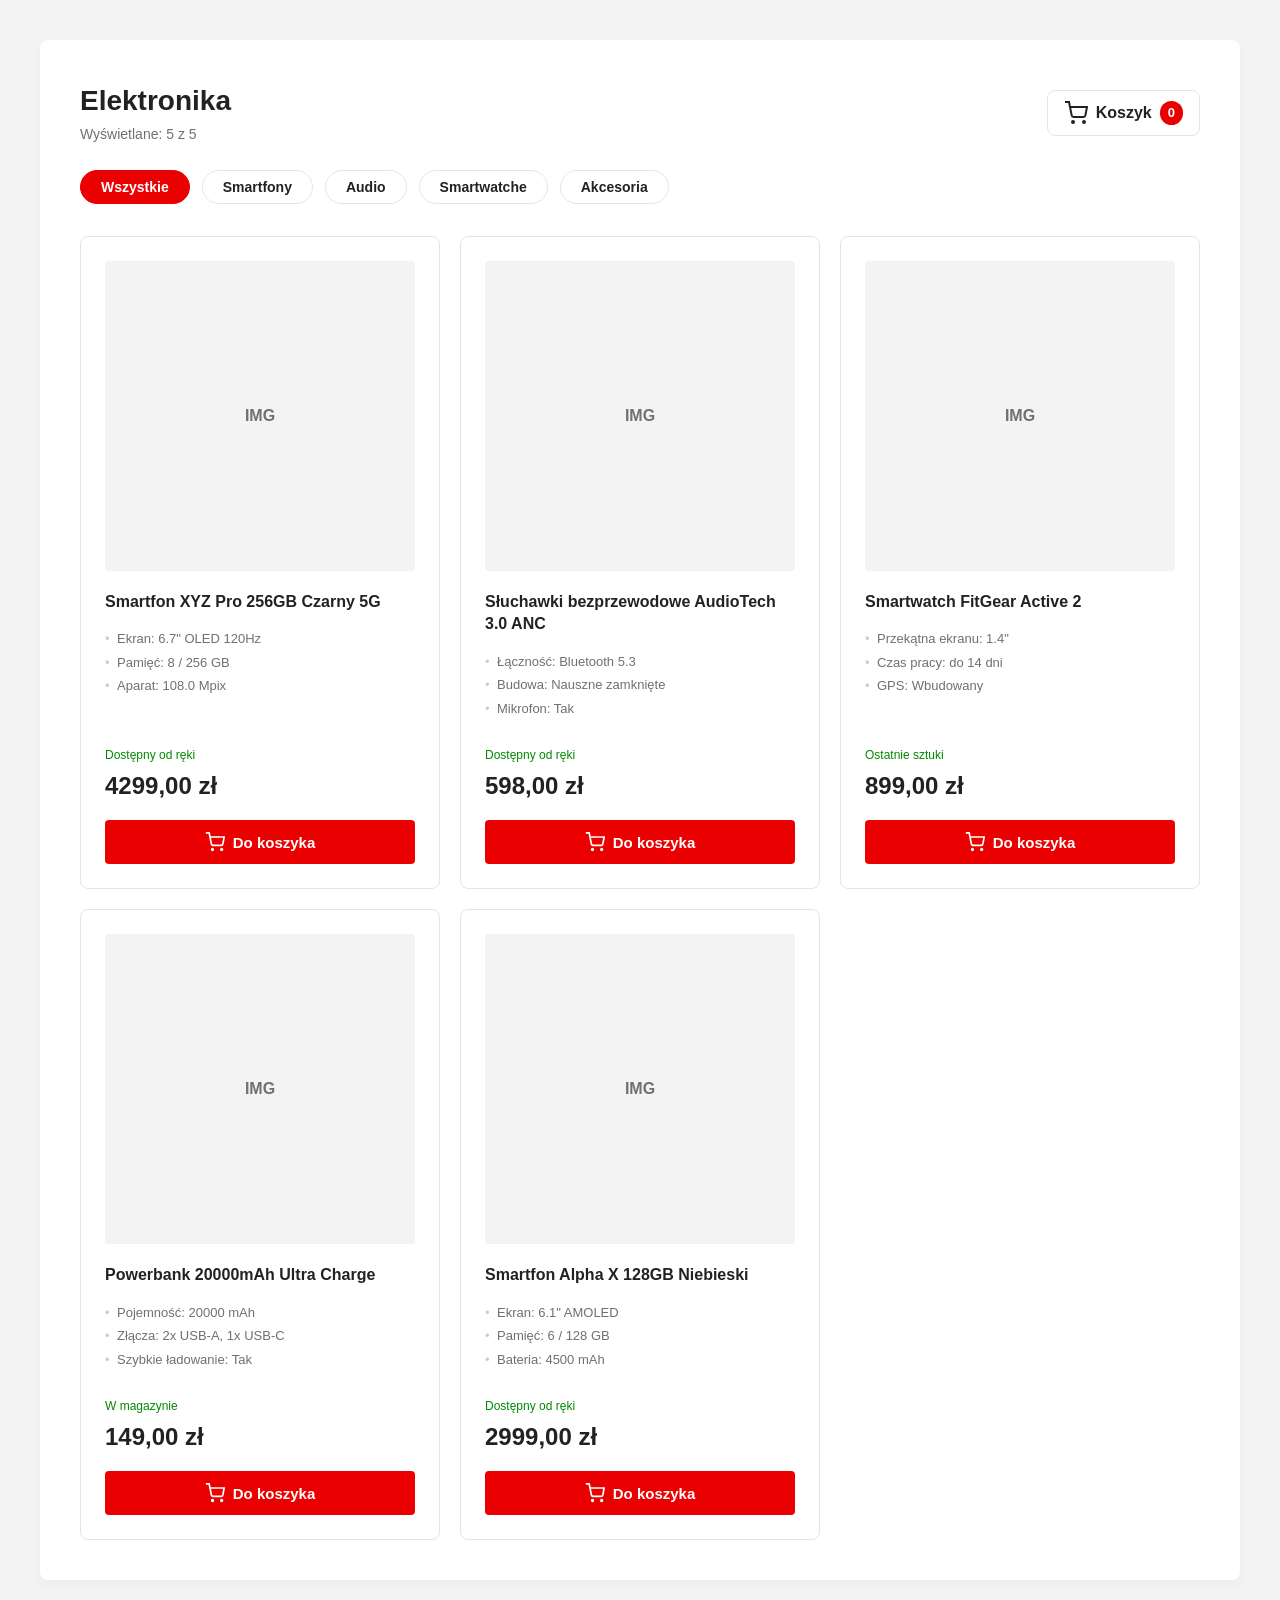
<file: index.html>
<!doctype html>
<html lang="pl">
  <head>
    <meta charset="UTF-8" />
    <meta name="viewport" content="width=device-width, initial-scale=1.0" />
    <title>Lista Produktów - Kategorie</title>
    <link rel="stylesheet" href="style.css" />
  </head>
  <body>
    <div class="page-container">
      <header class="category-header">
        <div>
          <h1>Elektronika</h1>
          <span class="product-count" id="product-count"
            >Ładowanie produktów...</span
          >
        </div>

        <a href="cart.html" class="cart-link" aria-label="Przejdź do koszyka">
          <svg
            width="24"
            height="24"
            viewBox="0 0 24 24"
            fill="none"
            stroke="currentColor"
            stroke-width="2"
          >
            <circle cx="9" cy="21" r="1"></circle>
            <circle cx="20" cy="21" r="1"></circle>
            <path
              d="M1 1h4l2.68 13.39a2 2 0 0 0 2 1.61h9.72a2 2 0 0 0 2-1.61L23 6H6"
            ></path>
          </svg>
          <span>Koszyk</span>
          <span class="cart-badge" id="cart-counter">0</span>
        </a>
      </header>

      <nav class="category-filters" id="category-filters"></nav>

      <main class="product-grid" id="product-grid"></main>
    </div>

    <script src="script.js"></script>
  </body>
</html>
</file>
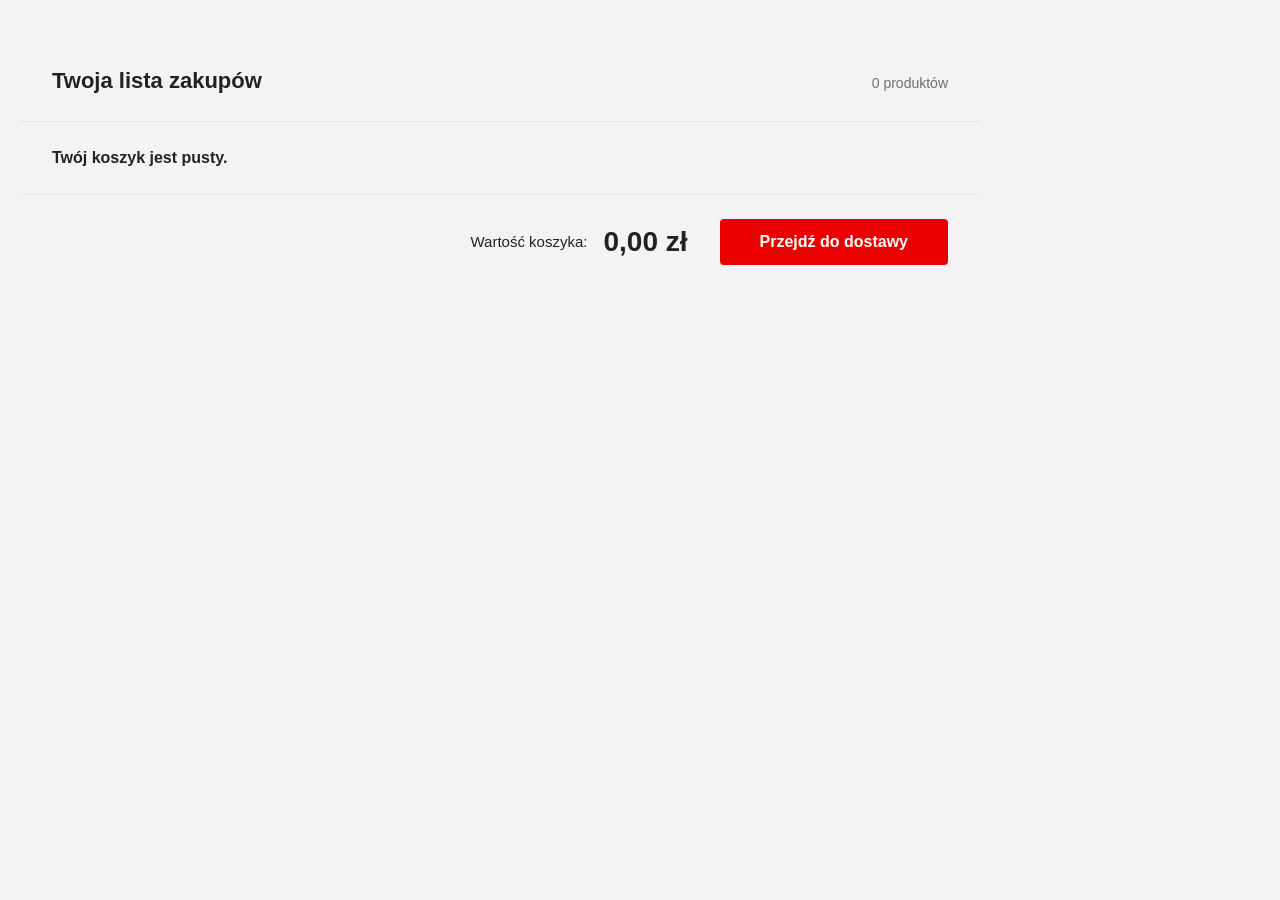
<file: cart.html>
<!doctype html>
<html lang="pl">

<head>
  <meta charset="UTF-8" />
  <meta name="viewport" content="width=device-width, initial-scale=1.0" />
  <title>Działający Koszyk</title>
  <link rel="stylesheet" href="style.css" />
</head>

<body>
  <div class="shopping-list-container">
    <header class="shopping-list-header">
      <h1>Twoja lista zakupów</h1>
      <span class="item-count">3 produkty</span>
    </header>

    <main class="shopping-list-content">
      <ul class="shopping-list">
        <!-- Elementy koszyka będą ładowane dynamicznie przez script.js -->
      </ul>
    </main>

    <footer class="shopping-list-summary">
      <div class="summary-content">
        <span class="summary-label">Wartość koszyka:</span>
        <span class="summary-total">4 897,00 zł</span>
      </div>
      <button class="checkout-btn">Przejdź do dostawy</button>
    </footer>
  </div>

  <script src="script.js"></script>
</body>

</html>
</file>
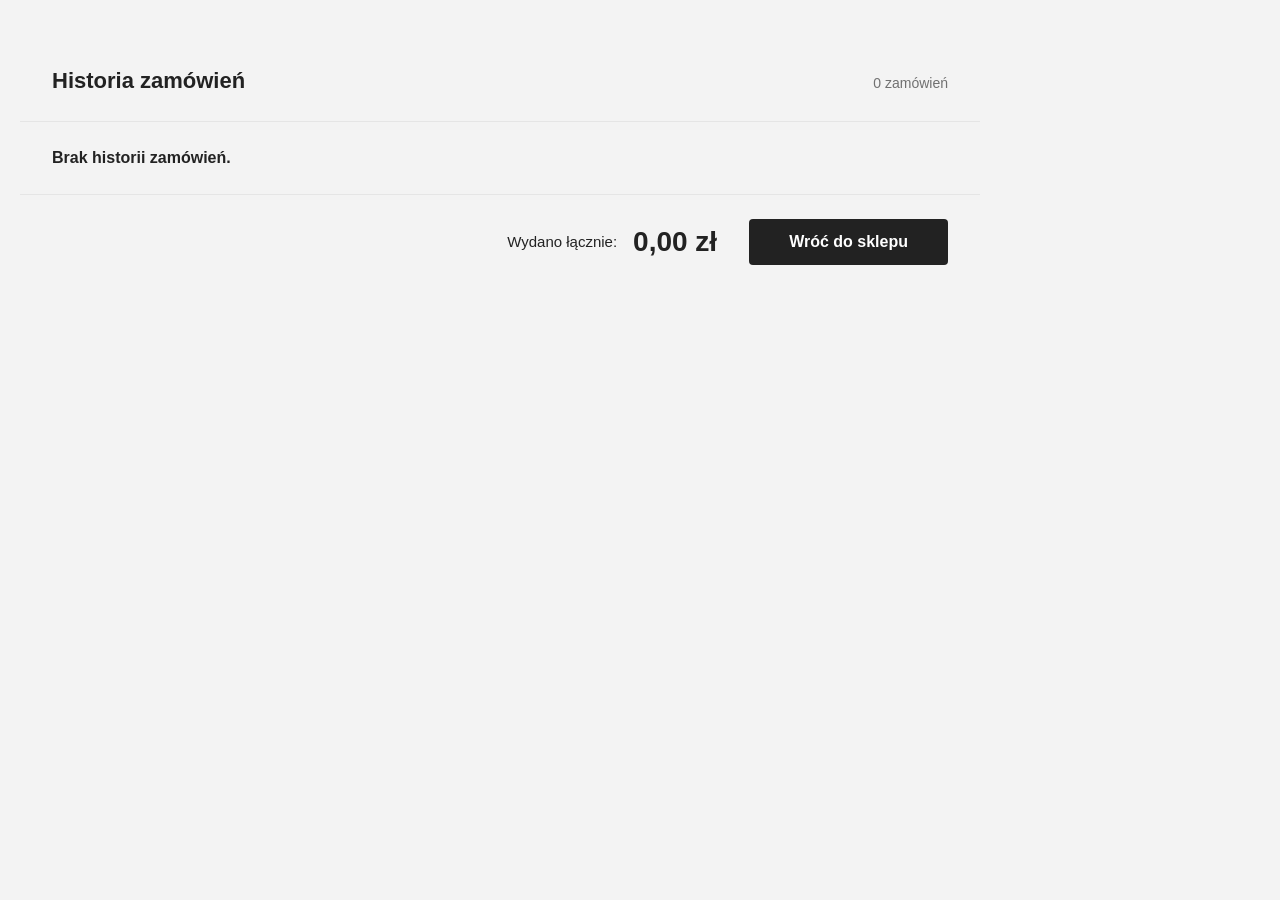
<file: orders.html>
<!doctype html>
<html lang="pl">
  <head>
    <meta charset="UTF-8" />
    <meta name="viewport" content="width=device-width, initial-scale=1.0" />
    <title>Historia Zamówień</title>
    <link rel="stylesheet" href="style.css" />
  </head>
  <body>
    <div class="shopping-list-container">
      <header class="shopping-list-header">
        <h1>Historia zamówień</h1>
        <span class="item-count">3 zamówienia</span>
      </header>

      <main class="shopping-list-content">
        <ul class="shopping-list">
          <!-- Zamówienia będą ładowane dynamicznie przez script.js -->
        </ul>
      </main>

      <footer class="shopping-list-summary">
        <div class="summary-content">
          <span class="summary-label">Wydano łącznie:</span>
          <span class="summary-total">0,00 zł</span>
        </div>
        <button class="checkout-btn secondary" onclick="window.location.href='index.html'">Wróć do sklepu</button>
      </footer>
    </div>
    <script src="script.js"></script>
  </body>
</html>
</file>
<file: style.css>
/* --- Zmienne konfiguracyjne (Klimat X-Kom) --- */
:root {
  --bg-body: #f3f3f3;
  /* Jasnoszare tło strony */
  --bg-card: #ffffff;
  /* Czysta biel dla kontenerów */
  --text-main: #222222;
  /* Ciemny grafit, łagodniejszy niż czysty czarny */
  --text-muted: #707070;
  /* Szarość dla mniej ważnych tekstów */
  --border-color: #e5e5e5;
  /* Subtelne obramowania */
  --accent-red: #ea0000;
  /* Energetyczna czerwień (główny CTA) */
  --accent-red-hover: #cc0000;
  --success-green: #008a00;
  /* Zieleń dla dostępności produktu */
  --btn-gray: #f5f5f5;
  --btn-gray-hover: #e0e0e0;
  --radius: 8px;
  /* Nowoczesne, delikatne zaokrąglenia */
  --transition: 0.2s ease-in-out;
}

/* --- Reset i Base --- */
* {
  box-sizing: border-box;
  margin: 0;
  padding: 0;
}

body {
  font-family:
    "Open Sans",
    -apple-system,
    BlinkMacSystemFont,
    "Segoe UI",
    Roboto,
    sans-serif;
  background-color: var(--bg-body);
  color: var(--text-main);
  line-height: 1.5;
  padding: 40px 20px;
}

/* --- Kontenery Główne --- */
.page-container {
  max-width: 1200px;
  margin: 0 auto;
  background-color: var(--bg-card);
  border-radius: var(--radius);
  box-shadow: 0 4px 12px rgba(0, 0, 0, 0.03);
  overflow: hidden;
  padding: 40px; /* <-- To jest ten brakujący padding, który odsunie treść od krawędzi! */
}

.shopping-list-container {
  max-width: 960px;
}

/* --- Nagłówek Kategorii --- */
.category-header {
  margin-bottom: 24px;
  display: flex;
  align-items: baseline;
  gap: 16px;
}

.category-header h1 {
  font-size: 28px;
  font-weight: 700;
}

.product-count {
  color: var(--text-muted);
  font-size: 14px;
}

/* --- Siatka Produktów --- */
.product-grid {
  display: grid;
  /* Tworzy responsywną siatkę - kolumny minimum 280px, maksimum na ile pozwala miejsce */
  grid-template-columns: repeat(auto-fill, minmax(280px, 1fr));
  gap: 20px;
}

/* --- Karta Produktu --- */
.product-card {
  background-color: var(--bg-card);
  border: 1px solid var(--border-color);
  border-radius: var(--radius);
  padding: 24px;
  display: flex;
  flex-direction: column; /* Flexbox pozwala nam wypchnąć dolną sekcję */
  transition:
    box-shadow var(--transition),
    border-color var(--transition);
}

.product-card:hover {
  box-shadow: 0 8px 24px rgba(0, 0, 0, 0.08);
  border-color: transparent; /* Pozbywamy się borderu, by cień grał pierwsze skrzypce */
}

/* Usunięcie stylów dla linków owijających produkt */
.product-link {
  text-decoration: none;
  color: inherit;
  display: block;
}

/* --- Miniatura i Tytuł --- */
.product-image {
  width: 100%;
  aspect-ratio: 1 / 1; /* Zapewnia kwadratowy obszar na zdjęcie */
  margin-bottom: 20px;
}

.img-placeholder {
  width: 100%;
  height: 100%;
  background-color: var(--bg-body);
  border-radius: 4px;
  display: flex;
  align-items: center;
  justify-content: center;
  color: var(--text-muted);
  font-weight: bold;
}

.product-title {
  font-size: 16px;
  font-weight: 600;
  line-height: 1.4;
  margin-bottom: 16px;
  /* Przycięcie do max 2 linijek z wielokropkiem (clamp) */
  display: -webkit-box;
  -webkit-line-clamp: 2;
  -webkit-box-orient: vertical;
  overflow: hidden;
  transition: color var(--transition);
}

.product-card:hover .product-title {
  color: var(--accent-red);
}

/* --- Specyfikacja --- */
.product-specs {
  list-style: none;
  margin-bottom: 24px;
}

.product-specs li {
  font-size: 13px;
  color: var(--text-muted);
  margin-bottom: 4px;
  position: relative;
  padding-left: 12px;
}

.product-specs li::before {
  content: "•";
  position: absolute;
  left: 0;
  color: #ccc;
}

/* --- Dolna sekcja karty --- */
.product-bottom {
  margin-top: auto; /* Wypycha dolną sekcję na sam dół karty */
}

.product-availability {
  font-size: 12px;
  color: var(--success-green);
  margin-bottom: 4px;
}

.product-price {
  font-size: 24px;
  font-weight: 700;
  margin-bottom: 16px;
}

/* --- Lista Koszyka i Zamówień --- */
.shopping-list-header {
  padding: 24px 32px;
  border-bottom: 1px solid var(--border-color);
  display: flex;
  justify-content: space-between;
  align-items: baseline;
}

.shopping-list-header h1 {
  font-size: 22px;
  font-weight: 600;
}

.item-count {
  color: var(--text-muted);
  font-size: 14px;
}

.shopping-list {
  list-style: none;
}

.list-item {
  display: flex;
  padding: 24px 32px;
  border-bottom: 1px solid var(--border-color);
  align-items: center;
  gap: 24px;
}

.list-item:last-child {
  border-bottom: none;
}

.item-image {
  width: 80px;
  height: 80px;
  flex-shrink: 0;
  background-color: var(--bg-card);
}

.item-details {
  flex-grow: 1;
}

.item-title {
  font-size: 15px;
  font-weight: 600;
  margin-bottom: 4px;
  cursor: pointer;
  transition: color var(--transition);
}

.item-title:hover {
  color: var(--accent-red);
}

.item-availability {
  font-size: 13px;
  color: var(--success-green);
  display: flex;
  align-items: center;
  gap: 4px;
}

.item-availability::before {
  content: "";
  display: inline-block;
  width: 8px;
  height: 8px;
  background-color: var(--success-green);
  border-radius: 50%;
}

.item-actions {
  display: flex;
  align-items: center;
  gap: 32px;
}

.quantity-control {
  display: flex;
  align-items: center;
  border: 1px solid var(--border-color);
  border-radius: 4px;
  overflow: hidden;
}

.qty-btn {
  background-color: var(--bg-card);
  border: none;
  width: 36px;
  height: 36px;
  font-size: 18px;
  cursor: pointer;
  color: var(--text-main);
  transition: background-color var(--transition);
}

.qty-btn:hover {
  background-color: var(--btn-gray-hover);
}

.qty-input {
  width: 44px;
  height: 36px;
  border: none;
  border-left: 1px solid var(--border-color);
  border-right: 1px solid var(--border-color);
  text-align: center;
  font-size: 15px;
  font-weight: 600;
  font-family: inherit;
  color: var(--text-main);
  -moz-appearance: textfield;
}

.qty-input::-webkit-outer-spin-button,
.qty-input::-webkit-inner-spin-button {
  -webkit-appearance: none;
  margin: 0;
}

.item-price {
  font-size: 18px;
  font-weight: 700;
  min-width: 110px;
  text-align: right;
}

.remove-btn {
  background: none;
  border: none;
  color: var(--text-muted);
  border-radius: 4px;
  cursor: pointer;
  display: flex;
  align-items: center;
  justify-content: center;
}

.remove-btn:hover {
  color: var(--accent-red);
}

.item-price {
  font-size: 18px;
  font-weight: 700;
  min-width: 110px;
  text-align: right;
}

.remove-btn {
  background: none;
  border: none;
  color: var(--text-muted);
  border-radius: 4px;
  cursor: pointer;
  display: flex;
  align-items: center;
  justify-content: center;
}

.remove-btn:hover {
  color: var(--accent-red);
}

/* --- Podsumowanie --- */
.shopping-list-summary {
  padding: 24px 32px;
  background-color: var(--bg-body);
  /* Odcięcie tłem */
  display: flex;
  justify-content: flex-end;
  align-items: center;
  gap: 32px;
  border-top: 1px solid var(--border-color);
}

.summary-content {
  display: flex;
  align-items: center;
  gap: 16px;
}

.summary-label {
  font-size: 15px;
  color: var(--text-main);
}

.summary-total {
  font-size: 28px;
  font-weight: 700;
  color: var(--text-main);
}

/* Przycisk CTA (Koszyk) */
.checkout-btn {
  background-color: var(--accent-red);
  color: #ffffff;
  border: none;
  padding: 14px 40px;
  font-size: 16px;
  font-weight: 600;
  border-radius: 4px;
  cursor: pointer;
  transition: background-color var(--transition);
}

.checkout-btn:hover {
  background-color: var(--accent-red-hover);
}

/* --- Formularz i Przycisk CTA (Store) --- */
/* --- Formularz i Przycisk CTA --- */
form {
  margin: 0;
}

.add-to-cart-btn {
  width: 100%;
  background-color: var(--accent-red);
  color: #ffffff;
  border: none;
  padding: 12px;
  font-size: 15px;
  font-weight: 600;
  border-radius: 4px;
  cursor: pointer;
  display: flex;
  align-items: center;
  justify-content: center;
  gap: 8px;
  transition: background-color var(--transition);
}

.add-to-cart-btn:hover {
  background-color: var(--accent-red-hover);
}

/* --- Media Queries (Mobile) --- */
@media (max-width: 768px) {
  .page-container {
    padding: 20px; /* Mniejszy odstęp na ekranach smartfonów */
  }

  .list-item {
    flex-direction: column;
    align-items: flex-start;
  }

  .item-details {
    width: 100%;
  }

  .item-actions {
    width: 100%;
    justify-content: space-between;
    margin-top: 8px;
  }

  .item-price {
    flex-grow: 1;
    text-align: right;
  }

  .shopping-list-summary {
    flex-direction: column;
    align-items: stretch;
    gap: 20px;
  }

  .summary-content {
    justify-content: space-between;
  }

  .checkout-btn {
    width: 100%;
    text-align: center;
  }
}

/* --- Style przeniesione z orders.html --- */
.item-availability.pending {
  color: #eab308;
}

.item-availability.pending::before {
  background-color: #eab308;
}

.order-date {
  color: var(--text-muted);
  font-size: 14px;
  margin-right: 24px;
  font-weight: 600;
}

.img-placeholder {
  font-size: 16px;
}

.checkout-btn.secondary {
  background-color: var(--text-main);
}

.checkout-btn.secondary:hover {
  background-color: #444;
}
/* --- Aktualizacja Nagłówka --- */
.category-header {
  margin-bottom: 24px;
  display: flex;
  justify-content: space-between;
  align-items: center;
}

/* --- Przycisk Koszyka --- */
.cart-link {
  display: flex;
  align-items: center;
  gap: 8px;
  text-decoration: none;
  color: var(--text-main);
  background-color: var(--bg-card);
  border: 1px solid var(--border-color);
  padding: 10px 16px;
  border-radius: var(--radius);
  font-weight: 600;
  transition: all var(--transition);
}

.cart-link:hover {
  border-color: var(--accent-red);
  color: var(--accent-red);
}

.cart-badge {
  background-color: var(--accent-red);
  color: white;
  padding: 2px 8px;
  border-radius: 12px;
  font-size: 13px;
  font-weight: 700;
}

/* --- Filtry Kategorii --- */
.category-filters {
  display: flex;
  gap: 12px;
  margin-bottom: 32px;
  flex-wrap: wrap;
}

.filter-btn {
  background-color: var(--bg-card);
  border: 1px solid var(--border-color);
  padding: 8px 20px;
  border-radius: 20px; /* Okrągłe przyciski typu "pill" */
  cursor: pointer;
  font-size: 14px;
  font-weight: 600;
  color: var(--text-main);
  transition: all var(--transition);
}

.filter-btn:hover {
  border-color: var(--accent-red);
}

.filter-btn.active {
  background-color: var(--accent-red);
  color: #ffffff;
  border-color: var(--accent-red);
}
</file>
